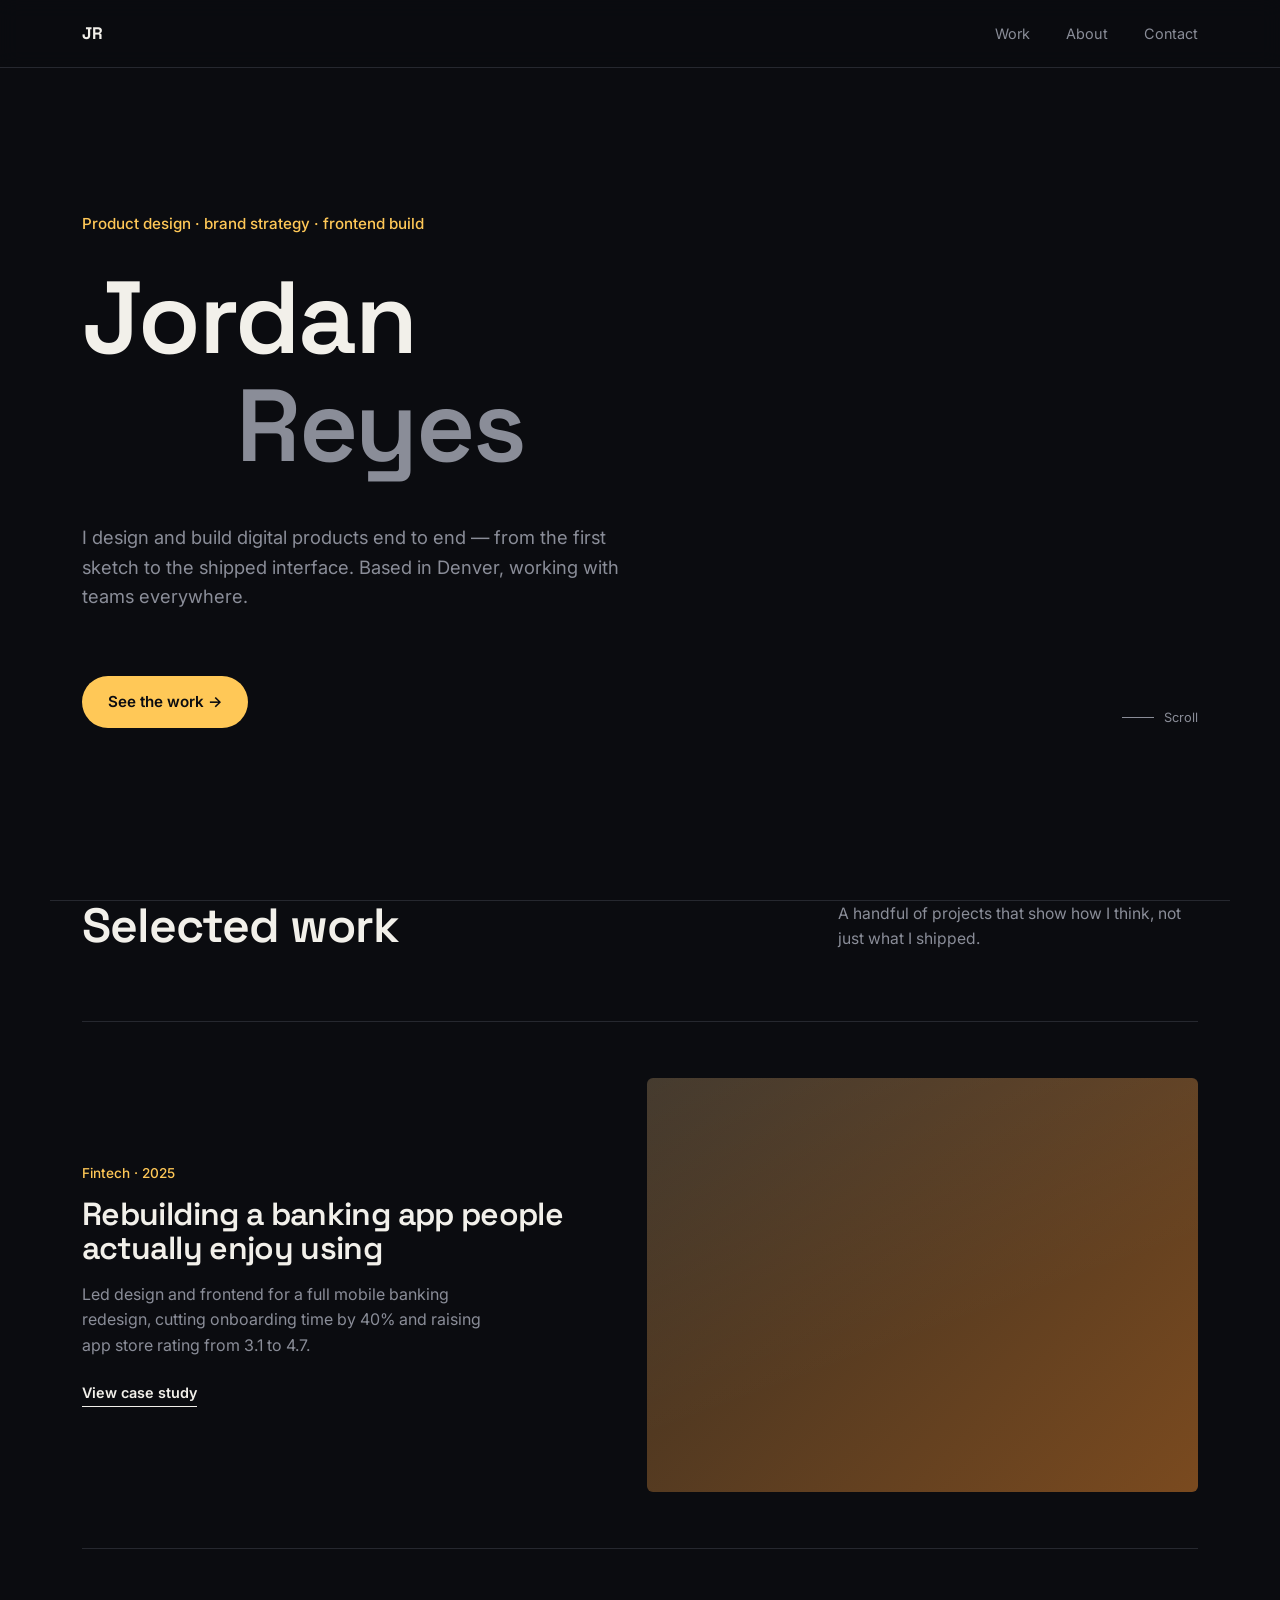
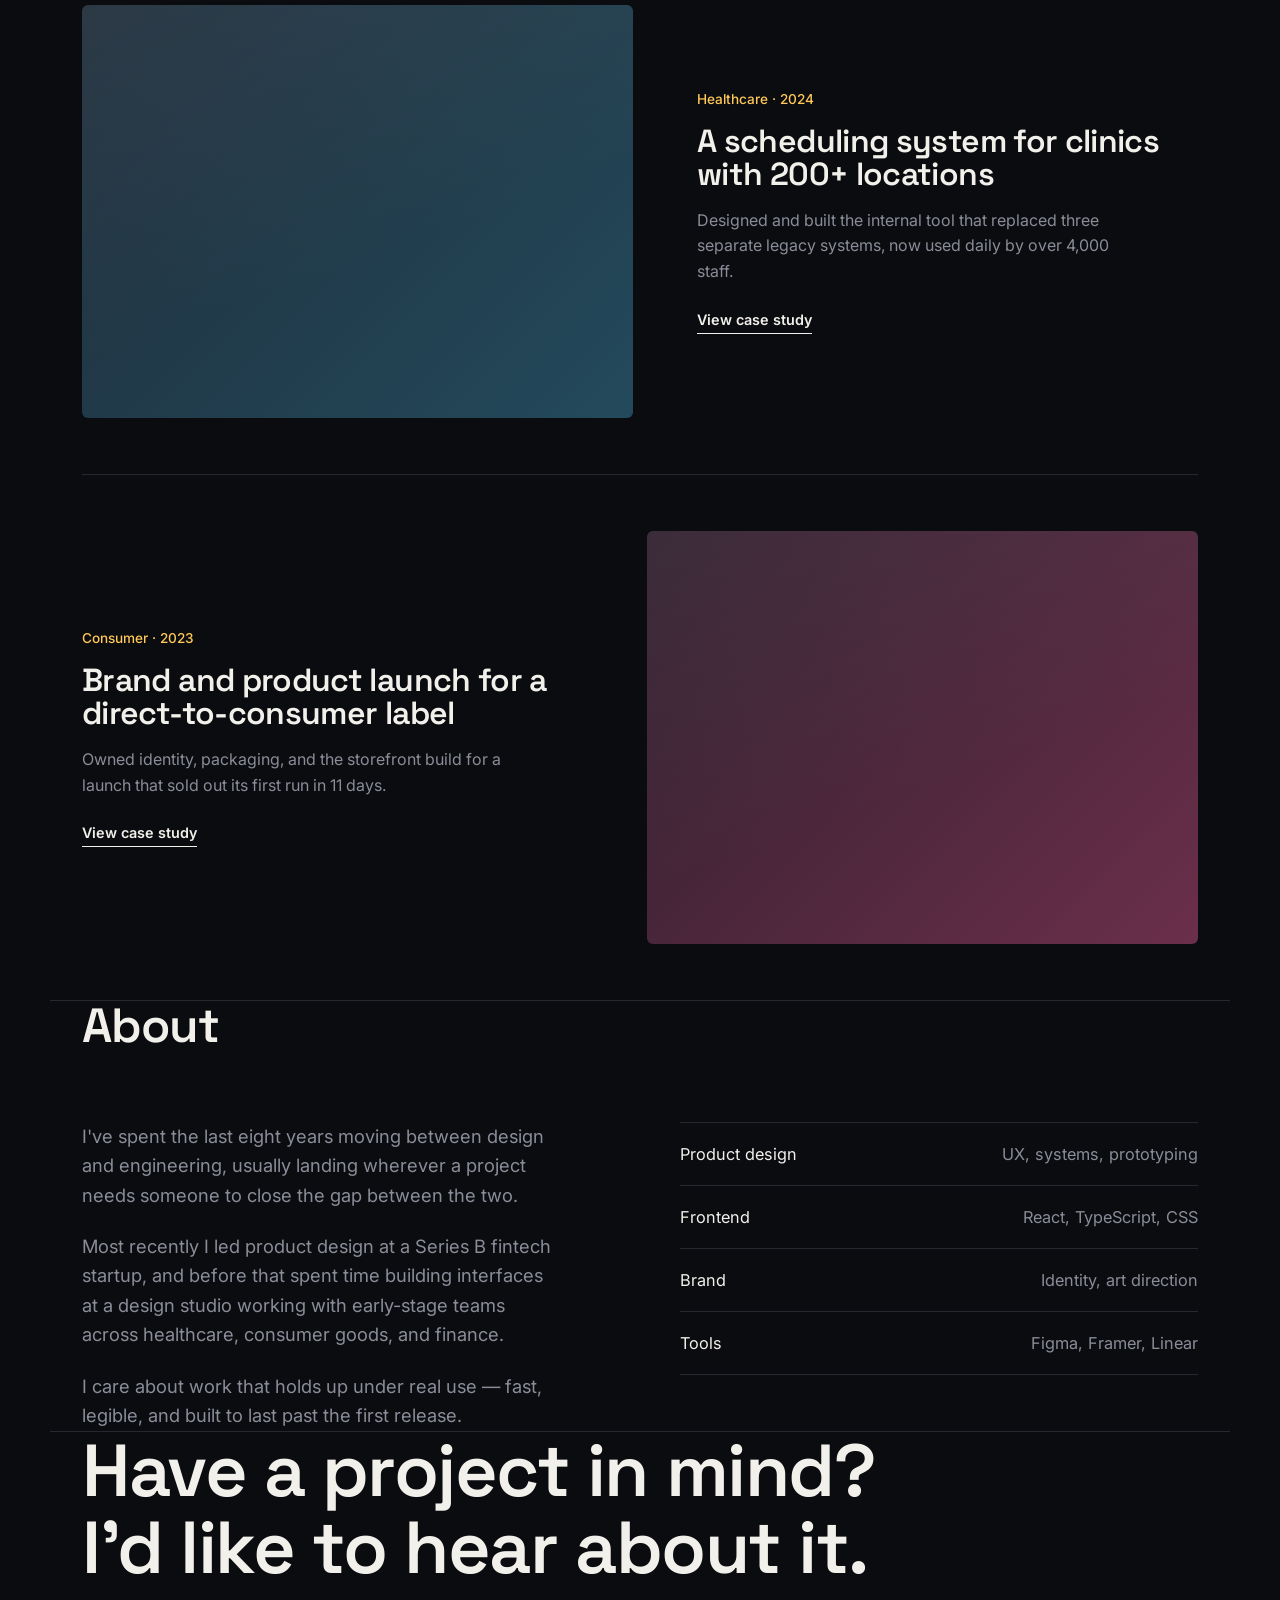
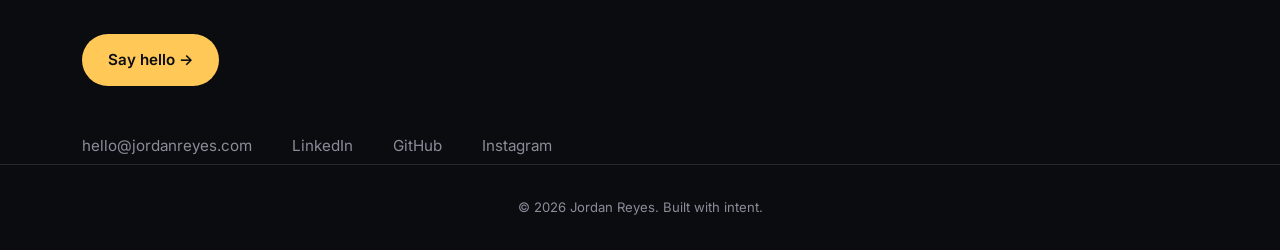
<file: Claud.html>
<!DOCTYPE html>
<html lang="en">
<head>
<meta charset="UTF-8">
<meta name="viewport" content="width=device-width, initial-scale=1.0">
<title>Jordan Reyes — Portfolio</title>
<meta name="description" content="Jordan Reyes — maker, strategist, builder of things.">
<link rel="preconnect" href="https://fonts.googleapis.com">
<link rel="preconnect" href="https://fonts.gstatic.com" crossorigin>
<link href="https://fonts.googleapis.com/css2?family=Space+Grotesk:wght@400;500;600;700&family=Inter:wght@400;500;600&display=swap" rel="stylesheet">
<style>
  /* ============ HOW TO CUSTOMIZE ============
     1. Search for "EDIT:" comments below — that's your name, tagline, projects, skills, and contact info.
     2. Colors are all CSS variables in :root — change --accent to restyle the whole site instantly.
     3. Replace the placeholder work blocks with your own project images by swapping the
        background gradients in .work-visual for `background-image: url(...)`.
     ============================================ */

  :root{
    --bg: #0b0c10;
    --bg-panel: #14161b;
    --text: #f2f0ea;
    --text-muted: #8a8d98;
    --accent: #ffc857;
    --accent-2: #e4572e;
    --line: #26282f;
    --maxw: 1180px;
  }

  *{ margin:0; padding:0; box-sizing:border-box; }

  html{ scroll-behavior:smooth; }

  body{
    background:var(--bg);
    color:var(--text);
    font-family:'Inter', -apple-system, sans-serif;
    font-size:16px;
    line-height:1.6;
    -webkit-font-smoothing:antialiased;
    overflow-x:hidden;
  }

  h1,h2,h3, .display{
    font-family:'Space Grotesk', 'Inter', sans-serif;
    font-weight:600;
    letter-spacing:-0.02em;
    line-height:1.05;
  }

  a{ color:inherit; text-decoration:none; }

  ::selection{ background:var(--accent); color:#0b0c10; }

  :focus-visible{
    outline:2px solid var(--accent);
    outline-offset:3px;
  }

  .wrap{
    max-width:var(--maxw);
    margin:0 auto;
    padding:0 32px;
  }

  @media (max-width:640px){
    .wrap{ padding:0 22px; }
  }

  /* ---------- Nav ---------- */
  header{
    position:fixed;
    top:0; left:0; right:0;
    z-index:100;
    background:rgba(11,12,16,0.72);
    backdrop-filter:blur(10px);
    border-bottom:1px solid var(--line);
  }
  .nav{
    display:flex;
    align-items:center;
    justify-content:space-between;
    padding:20px 32px;
    max-width:var(--maxw);
    margin:0 auto;
  }
  @media (max-width:640px){ .nav{ padding:16px 22px; } }

  .nav-mark{
    font-family:'Space Grotesk', sans-serif;
    font-weight:700;
    font-size:1.05rem;
    letter-spacing:-0.01em;
  }
  .nav-links{
    display:flex;
    gap:36px;
    font-size:0.9rem;
    color:var(--text-muted);
  }
  .nav-links a{ transition:color .2s ease; }
  .nav-links a:hover{ color:var(--text); }

  @media (max-width:640px){
    .nav-links{ gap:20px; font-size:0.82rem; }
  }

  /* ---------- Hero ---------- */
  .hero{
    min-height:100vh;
    display:flex;
    flex-direction:column;
    justify-content:center;
    padding-top:100px;
    padding-bottom:60px;
    position:relative;
  }

  .hero-kicker{
    color:var(--accent);
    font-size:0.95rem;
    font-weight:500;
    margin-bottom:28px;
    max-width:520px;
  }

  .hero h1{
    font-size:clamp(2.8rem, 8vw, 6.4rem);
    display:flex;
    flex-direction:column;
  }
  .hero h1 span:nth-child(2){
    margin-left:clamp(0px, 12vw, 160px);
    color:var(--text-muted);
  }

  .hero-sub{
    margin-top:44px;
    max-width:540px;
    font-size:1.15rem;
    color:var(--text-muted);
  }

  .hero-row{
    display:flex;
    align-items:flex-end;
    justify-content:space-between;
    gap:24px;
    flex-wrap:wrap;
    margin-top:64px;
  }

  .btn{
    display:inline-flex;
    align-items:center;
    gap:10px;
    background:var(--accent);
    color:#0b0c10;
    font-weight:600;
    font-size:0.95rem;
    padding:14px 26px;
    border-radius:100px;
    transition:transform .25s cubic-bezier(.2,.8,.2,1), background .25s ease;
  }
  .btn:hover{ transform:translateY(-2px); background:#ffd889; }

  .scroll-cue{
    font-size:0.8rem;
    color:var(--text-muted);
    display:flex;
    align-items:center;
    gap:10px;
  }
  .scroll-cue .line{
    width:32px; height:1px;
    background:var(--text-muted);
  }

  /* ---------- Section shared ---------- */
  section{ padding:130px 0; border-top:1px solid var(--line); }
  @media (max-width:640px){ section{ padding:80px 0; } }

  .section-head{
    display:flex;
    justify-content:space-between;
    align-items:flex-end;
    gap:24px;
    margin-bottom:70px;
    flex-wrap:wrap;
  }
  .section-head h2{
    font-size:clamp(2rem, 4.5vw, 3rem);
  }
  .section-head p{
    color:var(--text-muted);
    max-width:360px;
    font-size:0.98rem;
  }

  /* ---------- Work ---------- */
  .work-item{
    display:grid;
    grid-template-columns:1.1fr 1fr;
    gap:64px;
    align-items:center;
    padding:56px 0;
    border-top:1px solid var(--line);
  }
  .work-item:first-of-type{ border-top:none; }
  .work-item:nth-of-type(even){ direction:rtl; }
  .work-item:nth-of-type(even) > *{ direction:ltr; }

  @media (max-width:860px){
    .work-item, .work-item:nth-of-type(even){
      grid-template-columns:1fr;
      direction:ltr;
      gap:28px;
    }
  }

  .work-visual{
    aspect-ratio:4/3;
    border-radius:6px;
    position:relative;
    overflow:hidden;
  }
  .work-visual::after{
    content:'';
    position:absolute; inset:0;
    background:linear-gradient(160deg, rgba(255,255,255,0.06), transparent 60%);
  }

  .work-tag{
    color:var(--accent);
    font-size:0.85rem;
    font-weight:500;
    margin-bottom:14px;
  }
  .work-item h3{
    font-size:clamp(1.5rem,3vw,2rem);
    margin-bottom:16px;
  }
  .work-item p{
    color:var(--text-muted);
    max-width:420px;
    margin-bottom:22px;
  }
  .work-link{
    font-size:0.9rem;
    font-weight:600;
    border-bottom:1px solid var(--text);
    padding-bottom:2px;
    display:inline-block;
    transition:border-color .2s ease, color .2s ease;
  }
  .work-link:hover{ color:var(--accent); border-color:var(--accent); }

  /* ---------- About / Skills ---------- */
  .about-grid{
    display:grid;
    grid-template-columns:1fr 1fr;
    gap:80px;
  }
  @media (max-width:860px){
    .about-grid{ grid-template-columns:1fr; gap:48px; }
  }
  .about-grid p{
    font-size:1.15rem;
    color:var(--text-muted);
    max-width:480px;
  }
  .about-grid p + p{ margin-top:22px; }

  .skills-list{ list-style:none; }
  .skills-list li{
    display:flex;
    justify-content:space-between;
    padding:18px 0;
    border-top:1px solid var(--line);
    font-size:1.02rem;
  }
  .skills-list li:last-child{ border-bottom:1px solid var(--line); }
  .skills-list span:last-child{ color:var(--text-muted); }

  /* ---------- Contact ---------- */
  .contact{
    text-align:left;
  }
  .contact h2{
    font-size:clamp(2.2rem, 7vw, 4.6rem);
    max-width:820px;
    margin-bottom:48px;
  }
  .contact-links{
    display:flex;
    gap:40px;
    flex-wrap:wrap;
    margin-top:48px;
  }
  .contact-links a{
    font-size:0.95rem;
    color:var(--text-muted);
    border-bottom:1px solid transparent;
    padding-bottom:4px;
    transition:color .2s ease, border-color .2s ease;
  }
  .contact-links a:hover{ color:var(--text); border-color:var(--text); }

  footer{
    padding:32px;
    text-align:center;
    color:var(--text-muted);
    font-size:0.82rem;
    border-top:1px solid var(--line);
  }

  /* Reduced motion */
  @media (prefers-reduced-motion: reduce){
    html{ scroll-behavior:auto; }
    *{ transition:none !important; animation:none !important; }
  }

  /* Reveal-on-load for hero only (single orchestrated moment) */
  .reveal{
    opacity:0;
    transform:translateY(14px);
    animation:revealUp .8s cubic-bezier(.2,.8,.2,1) forwards;
  }
  .reveal.d1{ animation-delay:.05s; }
  .reveal.d2{ animation-delay:.18s; }
  .reveal.d3{ animation-delay:.32s; }
  .reveal.d4{ animation-delay:.46s; }
  @keyframes revealUp{
    to{ opacity:1; transform:translateY(0); }
  }
</style>
</head>
<body>

<header>
  <nav class="nav">
    <!-- EDIT: your name / initials mark -->
    <div class="nav-mark">JR</div>
    <div class="nav-links">
      <a href="#work">Work</a>
      <a href="#about">About</a>
      <a href="#contact">Contact</a>
    </div>
  </nav>
</header>

<main>

  <!-- ============ HERO ============ -->
  <section class="hero wrap" style="border-top:none;">
    <div class="hero-kicker reveal d1"><!-- EDIT: role / focus --> Product design · brand strategy · frontend build</div>
    <h1>
      <span class="reveal d2"><!-- EDIT: first name -->Jordan</span>
      <span class="reveal d3"><!-- EDIT: last name -->Reyes</span>
    </h1>
    <p class="hero-sub reveal d4">
      <!-- EDIT: one or two sentence intro -->
      I design and build digital products end to end — from the first sketch
      to the shipped interface. Based in Denver, working with teams everywhere.
    </p>
    <div class="hero-row reveal d4">
      <a class="btn" href="#work">See the work →</a>
      <div class="scroll-cue"><span class="line"></span> Scroll</div>
    </div>
  </section>

  <!-- ============ WORK ============ -->
  <section id="work" class="wrap">
    <div class="section-head">
      <h2>Selected work</h2>
      <p>A handful of projects that show how I think, not just what I shipped.</p>
    </div>

    <!-- EDIT: duplicate a .work-item block for each project -->
    <div class="work-item">
      <div class="work-visual" style="background:linear-gradient(135deg, #3a2f22, #7a4a1f);"></div>
      <div>
        <div class="work-tag">Fintech · 2025</div>
        <h3>Rebuilding a banking app people actually enjoy using</h3>
        <p>Led design and frontend for a full mobile banking redesign, cutting onboarding time by 40% and raising app store rating from 3.1 to 4.7.</p>
        <a class="work-link" href="#">View case study</a>
      </div>
    </div>

    <div class="work-item">
      <div class="work-visual" style="background:linear-gradient(135deg, #1f2d3a, #234a5c);"></div>
      <div>
        <div class="work-tag">Healthcare · 2024</div>
        <h3>A scheduling system for clinics with 200+ locations</h3>
        <p>Designed and built the internal tool that replaced three separate legacy systems, now used daily by over 4,000 staff.</p>
        <a class="work-link" href="#">View case study</a>
      </div>
    </div>

    <div class="work-item">
      <div class="work-visual" style="background:linear-gradient(135deg, #2f1f2e, #6b2f4a);"></div>
      <div>
        <div class="work-tag">Consumer · 2023</div>
        <h3>Brand and product launch for a direct-to-consumer label</h3>
        <p>Owned identity, packaging, and the storefront build for a launch that sold out its first run in 11 days.</p>
        <a class="work-link" href="#">View case study</a>
      </div>
    </div>
  </section>

  <!-- ============ ABOUT ============ -->
  <section id="about" class="wrap">
    <div class="section-head">
      <h2>About</h2>
    </div>
    <div class="about-grid">
      <div>
        <!-- EDIT: your longer bio -->
        <p>I've spent the last eight years moving between design and engineering, usually landing wherever a project needs someone to close the gap between the two.</p>
        <p>Most recently I led product design at a Series B fintech startup, and before that spent time building interfaces at a design studio working with early-stage teams across healthcare, consumer goods, and finance.</p>
        <p>I care about work that holds up under real use — fast, legible, and built to last past the first release.</p>
      </div>
      <ul class="skills-list">
        <!-- EDIT: your own skills / tools -->
        <li><span>Product design</span><span>UX, systems, prototyping</span></li>
        <li><span>Frontend</span><span>React, TypeScript, CSS</span></li>
        <li><span>Brand</span><span>Identity, art direction</span></li>
        <li><span>Tools</span><span>Figma, Framer, Linear</span></li>
      </ul>
    </div>
  </section>

  <!-- ============ CONTACT ============ -->
  <section id="contact" class="wrap contact">
    <!-- EDIT: your closing line and contact details -->
    <h2>Have a project in mind? I'd like to hear about it.</h2>
    <a class="btn" href="mailto:hello@jordanreyes.com">Say hello →</a>
    <div class="contact-links">
      <a href="mailto:hello@jordanreyes.com">hello@jordanreyes.com</a>
      <a href="#">LinkedIn</a>
      <a href="#">GitHub</a>
      <a href="#">Instagram</a>
    </div>
  </section>

</main>

<footer>
  <!-- EDIT: your name / year -->
  © 2026 Jordan Reyes. Built with intent.
</footer>

</body>
</html>
</file>
